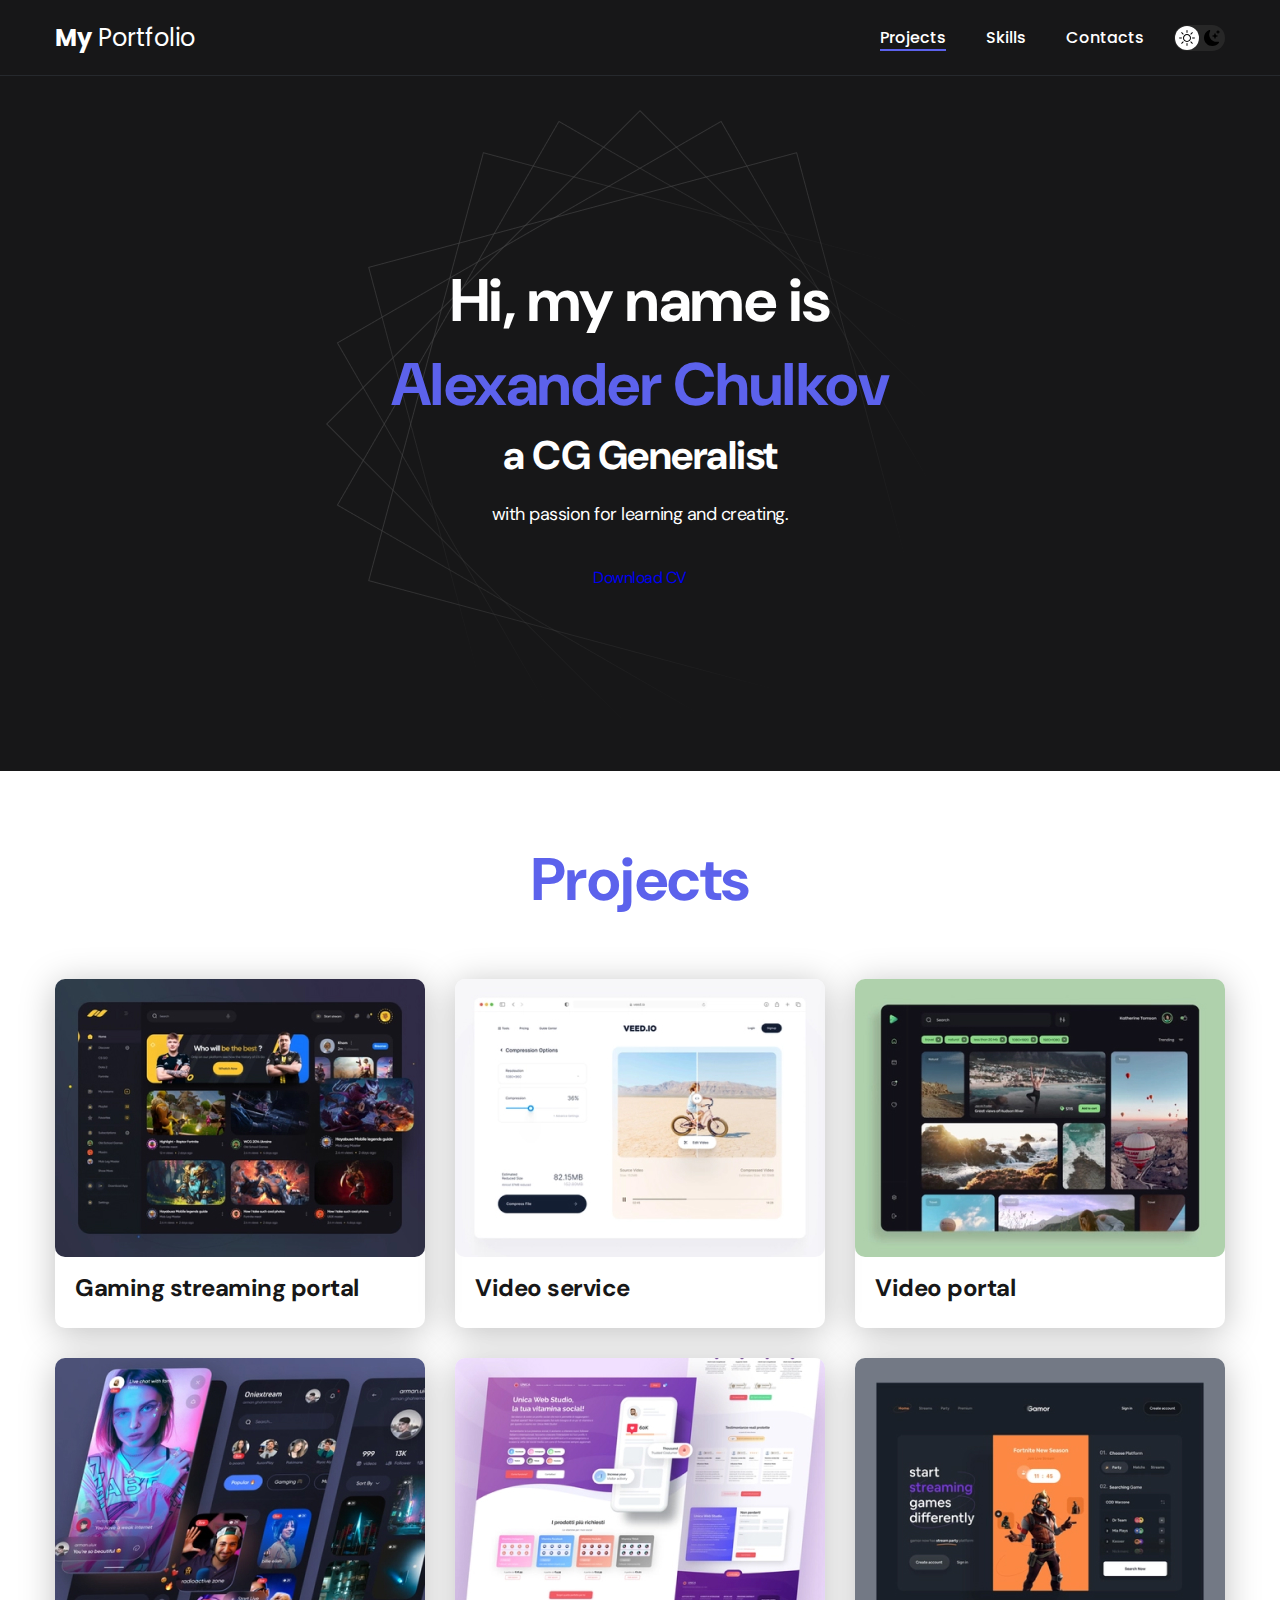
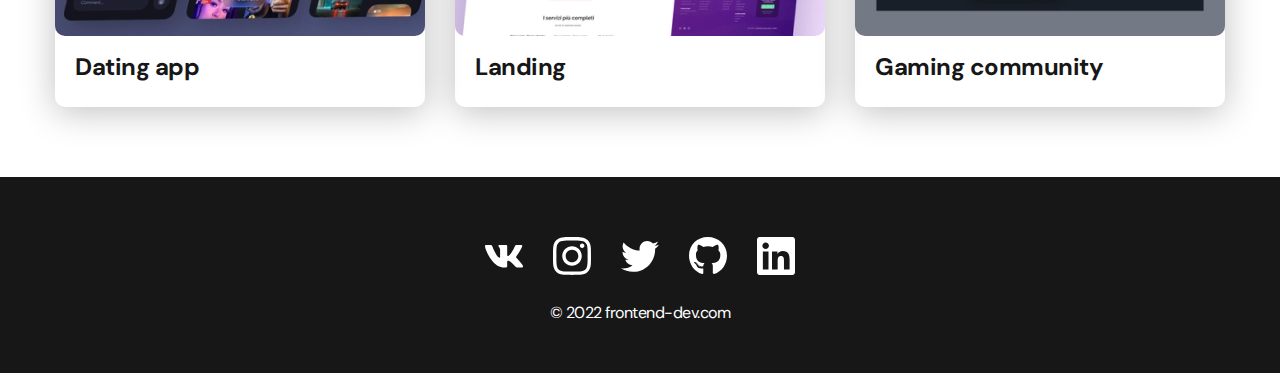
<file: index.html>
<!DOCTYPE html>
<html lang="en">

<head>
    <meta charset="UTF-8">
    <meta name="viewport" content="width=device-width, initial-scale=1.0">
    <title>Portfolio</title>
    <link rel="stylesheet" href="./css/main.css">
</head>

<body>
    <nav class="nav">
        <div class="container">
            <div class="nav-row">
                <a href="./index.html" class="logo"><strong>My</strong> Portfolio</a>

                <button class="dark-mode-btn">
                    <img src="./img/icons/sun.svg" alt="Light mode" class="dark-mode-btn__icon">
                    <img src="./img/icons/moon.svg" alt="Dark mode" class="dark-mode-btn__icon">

                </button>


                <ul class="nav-list">
                    <li class="nav-list__item"><a href="./index.html"
                            class="nav-list__link nav-list__link--active">Projects</a></li>
                    <li class="nav-list__item"><a href="./skills.html" class="nav-list__link">Skills</a></li>
                    <li class="nav-list__item"><a href="./contacts.html" class="nav-list__link">Contacts</a></li>
                </ul>



            </div>
        </div>

    </nav>
    <header class="header">
        
            <div class="header__wrapper">
                <h1 class="header__title">
                    <strong>Hi, my name is <em>Alexander Chulkov</em></strong> <br>
                     a CG Generalist
                </h1>
                <div class="header__text">
                    <p>with passion for learning and creating.</p>
                </div>
                <a href="#!" class="btn">Download CV</a>
            </div>
    </header>

    <main class="section">
        <div class="container">
            <h2 class="title-1"> Projects </h2>
                <ul class="projects">
                    <li class="project"><a href="../project-page.html">
                        <img src="/img/projects/01.jpg" alt="" class="project__img">
                        <h3 class="project__title">Gaming streaming portal</h3></a>
                    </li>

                    <li class="project"><a href="../project-page.html">
                        <img src="/img/projects/02.jpg" alt="" class="project__img">
                        <h3 class="project__title">Video service</h3></a>
                    </li>

                    <li class="project"><a href="/project-page.html">
                        <img src="/img/projects/03.jpg" alt="" class="project__img">
                        <h3 class="project__title">Video portal</h3></a>
                    </li>

                    <li class="project"><a href="/project-page.html">
                        <img src="/img/projects/04.jpg" alt="" class="project__img">
                        <h3 class="project__title">Dating app</h3></a>
                    </li>

                    <li class="project"><a href="/project-page.html">
                        <img src="/img/projects/05.jpg" alt="" class="project__img">
                        <h3 class="project__title">Landing</h3></a>
                    </li>

                    <li class="project"><a href="/project-page.html">
                        <img src="/img/projects/06.jpg" alt="" class="project__img">
                        <h3 class="project__title">Gaming community</h3></a>
                    </li>

                </ul>
           
        </div>
    </main>

    <footer class="footer">
        <div class="container">
            <div class="footer__wrapper">
            <ul class="social">
                <li class="social__item">
                    <a href="#!"><img src="/img/icons/vk.svg" alt=""></a>
                </li>

                <li class="social__item">
                    <a href="#!"><img src="/img/icons/instagram.svg" alt=""></a>
                </li>

                <li class="social__item">
                    <a href="#!"><img src="../img/icons/twitter.svg" alt=""></a>
                </li>

                <li class="social__item">
                    <a href="#!"><img src="../img/icons/gitHub.svg" alt=""></a>
                </li>

                <li class="social__item">
                    <a href="#!"><img src="../img/icons/linkedIn.svg" alt=""></a>
                </li>

            </ul>
          
            <div class="copyright">
                <p>© 2022 frontend-dev.com</p>
            </div>
        </div>

        </div>
    </footer>
    <script src="../js/main.js"></script>

</body>

</html>
</file>
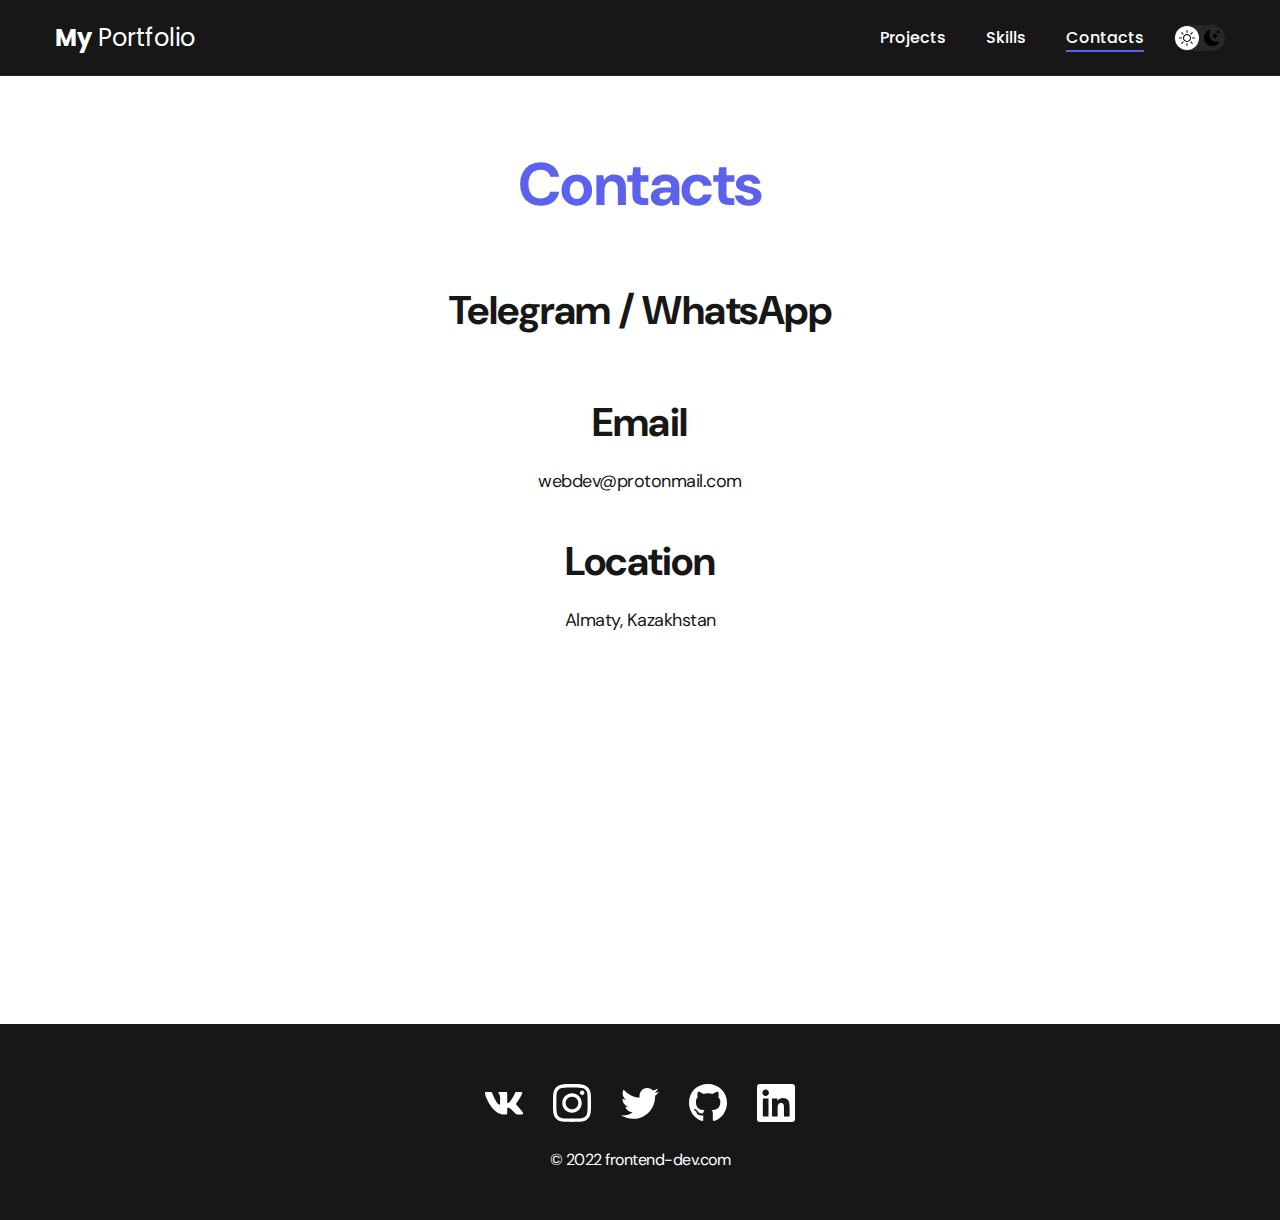
<file: contacts.html>
<!DOCTYPE html>
<html lang="en">

<head>
    <meta charset="UTF-8">
    <meta name="viewport" content="width=device-width, initial-scale=1.0">
    <title>Portfolio</title>
    <link rel="stylesheet" href="./css/main.css">
</head>

<body>
    <nav class="nav">
        <div class="container">
            <div class="nav-row">
                <a href="./index.html" class="logo"><strong>My</strong> Portfolio</a>

                <button class="dark-mode-btn">
                    <img src="/img/icons/sun.svg" alt="Light mode" class="dark-mode-btn__icon">
                    <img src="/img/icons/moon.svg" alt="Dark mode" class="dark-mode-btn__icon">

                </button>

                <ul class="nav-list">
                    <li class="nav-list__item"><a href="./index.html"
                            class="nav-list__link ">Projects</a></li>
                    <li class="nav-list__item "><a href="./skills.html" class="nav-list__link">Skills</a></li>
                    <li class="nav-list__item nav-list__link--active"><a href="./contacts.html" class="nav-list__link">Contacts</a></li>
                </ul>



            </div>
        </div>

    </nav>
    <!-- <header class="header">
        
            <div class="header__wrapper">
                <h1 class="header__title">
                    <strong>Hi, my name is <em>Alex</em></strong> <br>
                     a CG Generalist
                </h1>
                <div class="header__text">
                    <p>with passion for learning and creating.</p>
                </div>
                <a href="#!" class="btn">Download CV</a>
            </div>
    </header> -->

    <main class="section">
        <div class="container">
            <h1 class="title-1"> Contacts </h1>
            <ul class="content-list">
               
                <li class="content-list__item">
                    <h2 class="title-2">
                        <a href="https://t.me/AlCh_fm" target="_blank"">Telegram</a> / 
                        <a href="https://wa.me/+77052040250" target="_blank"">WhatsApp</a></h2>
                    <!-- <p><a href="https://wa.me/+77052040250" target="_blank"">Мой WhatsApp</a></p>
                    <p><a href="https://t.me/AlCh_fm"> Мой Telegram</a></p> -->
                </li>
                <li class="content-list__item">
                    <h2 class="title-2">Email</h2>
                    <p><a href="mailto:webdev@protonmail.com">webdev@protonmail.com</a></p>

                </li>

                <li class="content-list__item">
                    <h2 class="title-2">Location</h2>
                    
                    <p>Almaty, Kazakhstan</p>
                    <iframe class="iframe__map" src="https://www.google.com/maps/embed?pb=!1m18!1m12!1m3!1d186085.0994370431!2d76.9525157!3d43.2183046!2m3!1f0!2f0!3f0!3m2!1i1024!2i768!4f13.1!3m3!1m2!1s0x38836e7d16c5cbab%3A0x3d44668fad986d76!2z0JDQu9C80LDRgtGL!5e0!3m2!1sru!2skz!4v1708495559367!5m2!1sru!2skz" width="600" height="450" style="border:0;" allowfullscreen="" loading="lazy" referrerpolicy="no-referrer-when-downgrade"></iframe>
                </li>

            </ul>





        </div>
    </main>

    <footer class="footer">
        <div class="container">
            <div class="footer__wrapper">
                <ul class="social">
                    <li class="social__item">
                        <a href="#!"><img src="/img/icons/vk.svg" alt=""></a>
                    </li>

                    <li class="social__item">
                        <a href="#!"><img src="/img/icons/instagram.svg" alt=""></a>
                    </li>

                    <li class="social__item">
                        <a href="#!"><img src="/img/icons/twitter.svg" alt=""></a>
                    </li>

                    <li class="social__item">
                        <a href="#!"><img src="/img/icons/gitHub.svg" alt=""></a>
                    </li>

                    <li class="social__item">
                        <a href="#!"><img src="/img/icons/linkedIn.svg" alt=""></a>
                    </li>

                </ul>

                <div class="copyright">
                    <p>© 2022 frontend-dev.com</p>
                </div>
            </div>

        </div>
    </footer>

</body>
<script src="/js/main.js"></script>
<script>
    (g=>{var h,a,k,p="The Google Maps JavaScript API",c="google",l="importLibrary",q="__ib__",m=document,b=window;b=b[c]||(b[c]={});var d=b.maps||(b.maps={}),r=new Set,e=new URLSearchParams,u=()=>h||(h=new Promise(async(f,n)=>{await (a=m.createElement("script"));e.set("libraries",[...r]+"");for(k in g)e.set(k.replace(/[A-Z]/g,t=>"_"+t[0].toLowerCase()),g[k]);e.set("callback",c+".maps."+q);a.src=`https://maps.${c}apis.com/maps/api/js?`+e;d[q]=f;a.onerror=()=>h=n(Error(p+" could not load."));a.nonce=m.querySelector("script[nonce]")?.nonce||"";m.head.append(a)}));d[l]?console.warn(p+" only loads once. Ignoring:",g):d[l]=(f,...n)=>r.add(f)&&u().then(()=>d[l](f,...n))})({
      key: "YOUR_API_KEY_HERE",
      // Add other bootstrap parameters as needed, using camel case.
      // Use the 'v' parameter to indicate the version to load (alpha, beta, weekly, etc.)
    });
  </script>

</html>
</file>
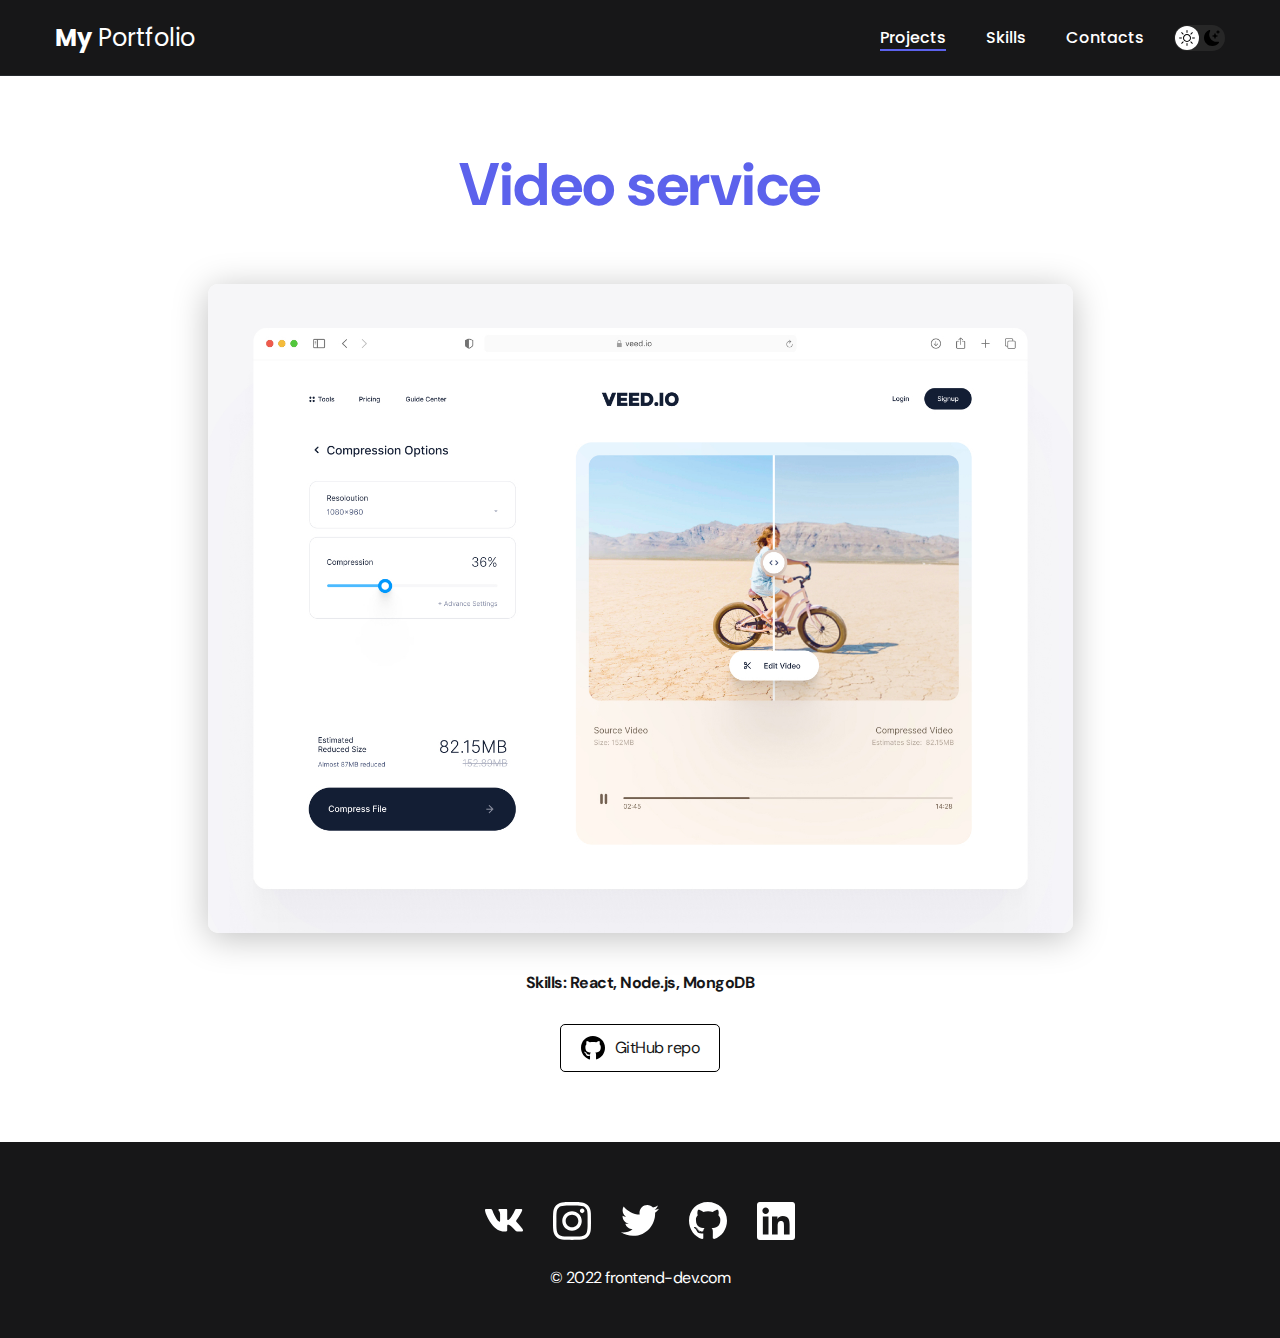
<file: project-page.html>
<!DOCTYPE html>
<html lang="en">

<head>
    <meta charset="UTF-8">
    <meta name="viewport" content="width=device-width, initial-scale=1.0">
    <title>Portfolio</title>
    <link rel="stylesheet" href="./css/main.css">
</head>

<body>
    <nav class="nav">
        <div class="container">
            <div class="nav-row">
                <a href="./index.html" class="logo"><strong>My</strong> Portfolio</a>

                <button class="dark-mode-btn">
                    <img src="/img/icons/sun.svg" alt="Light mode" class="dark-mode-btn__icon">
                    <img src="/img/icons/moon.svg" alt="Dark mode" class="dark-mode-btn__icon">

                </button>

                <ul class="nav-list">
                    <li class="nav-list__item"><a href="./index.html"
                            class="nav-list__link nav-list__link--active">Projects</a></li>
                    <li class="nav-list__item"><a href="./skills.html" class="nav-list__link">Skills</a></li>
                    <li class="nav-list__item"><a href="./contacts.html" class="nav-list__link">Contacts</a></li>
                </ul>



            </div>
        </div>

    </nav>
    <!-- <header class="header">
        
            <div class="header__wrapper">
                <h1 class="header__title">
                    <strong>Hi, my name is <em>Alex</em></strong> <br>
                     a CG Generalist
                </h1>
                <div class="header__text">
                    <p>with passion for learning and creating.</p>
                </div>
                <a href="#!" class="btn">Download CV</a>
            </div>
    </header> -->

    <main class="section">
        <div class="container">

            <div class="project-details">
                <h1 class="title-1"> Video service </h1>
               
                <img src="/img/02-big.jpg" alt="" class="project-details__cover">

                <div class="project-details__desc">
                  <p>Skills: React, Node.js, MongoDB</p>
                </div>
                <a href="#!" class="btn-outline">
                    <img src="/img/icons/gitHub-black.svg" alt="">
                    GitHub repo
                </a>

            </div>
            <!-- <ul class="projects">
                    <li class="project"><a href="/project-page.html">
                        <img src="/img/projects/01.jpg" alt="" class="project__img">
                        <h3 class="project__title">Gaming streaming portal</h3></a>
                    </li>

                    <li class="project"><a href="/project-page.html">
                        <img src="/img/projects/02.jpg" alt="" class="project__img">
                        <h3 class="project__title">Video service</h3></a>
                    </li>

                    <li class="project"><a href="/project-page.html">
                        <img src="/img/projects/03.jpg" alt="" class="project__img">
                        <h3 class="project__title">Video portal</h3></a>
                    </li>

                    <li class="project"><a href="/project-page.html">
                        <img src="/img/projects/04.jpg" alt="" class="project__img">
                        <h3 class="project__title">Dating app</h3></a>
                    </li>

                    <li class="project"><a href="/project-page.html">
                        <img src="/img/projects/05.jpg" alt="" class="project__img">
                        <h3 class="project__title">Landing</h3></a>
                    </li>

                    <li class="project"><a href="/project-page.html">
                        <img src="/img/projects/06.jpg" alt="" class="project__img">
                        <h3 class="project__title">Gaming community</h3></a>
                    </li>

                </ul> -->

        </div>
    </main>

    <footer class="footer">
        <div class="container">
            <div class="footer__wrapper">
                <ul class="social">
                    <li class="social__item">
                        <a href="#!"><img src="/img/icons/vk.svg" alt=""></a>
                    </li>

                    <li class="social__item">
                        <a href="#!"><img src="/img/icons/instagram.svg" alt=""></a>
                    </li>

                    <li class="social__item">
                        <a href="#!"><img src="/img/icons/twitter.svg" alt=""></a>
                    </li>

                    <li class="social__item">
                        <a href="#!"><img src="/img/icons/gitHub.svg" alt=""></a>
                    </li>

                    <li class="social__item">
                        <a href="#!"><img src="/img/icons/linkedIn.svg" alt=""></a>
                    </li>

                </ul>

                <div class="copyright">
                    <p>© 2022 frontend-dev.com</p>
                </div>
            </div>

        </div>
    </footer>
    <script src="/js/main.js"></script>
</body>

</html>
</file>
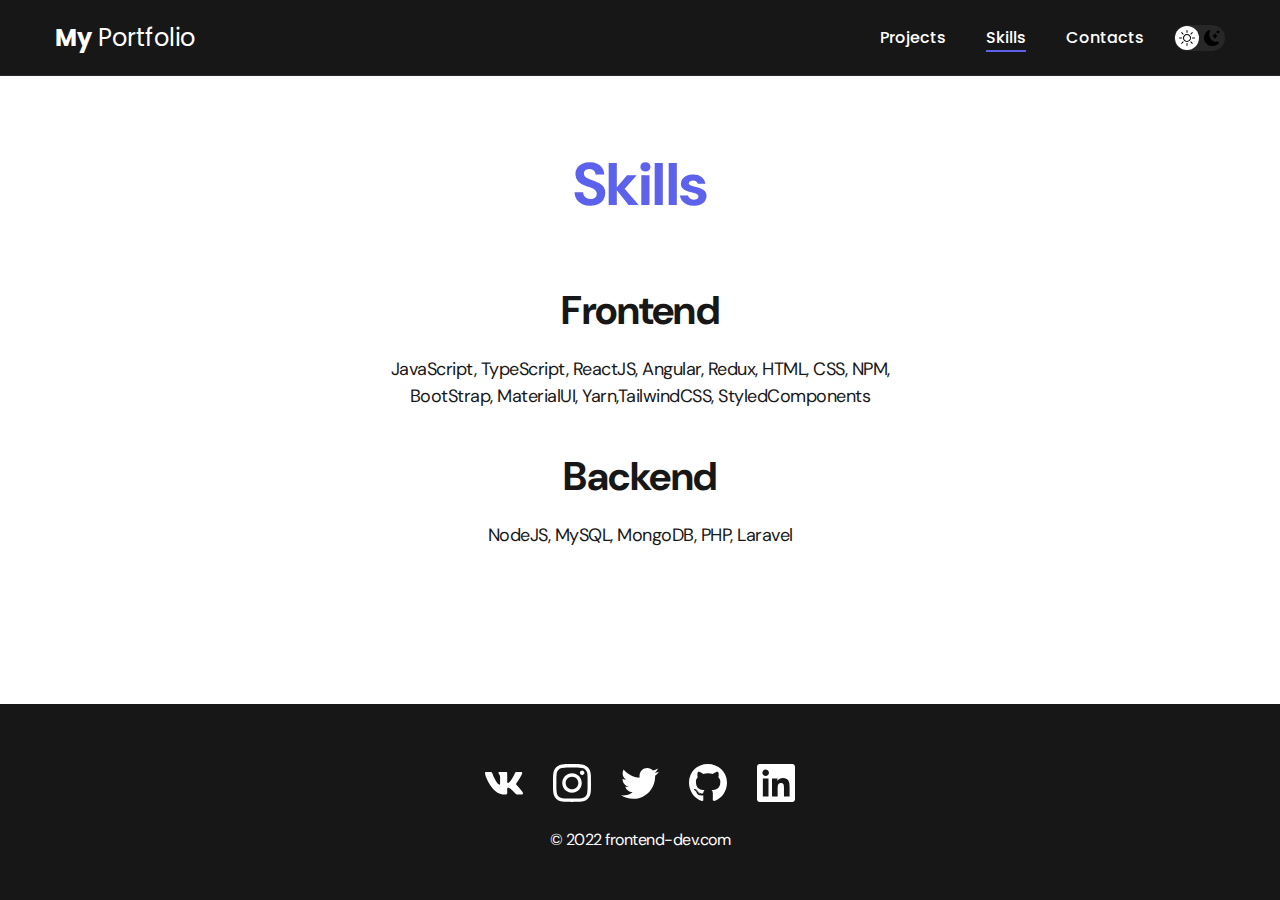
<file: skills.html>
<!DOCTYPE html>
<html lang="en">

<head>
    <meta charset="UTF-8">
    <meta name="viewport" content="width=device-width, initial-scale=1.0">
    <title>Portfolio</title>
    <link rel="stylesheet" href="./css/main.css">
</head>

<body>
    <nav class="nav">
        <div class="container">
            <div class="nav-row">
                <a href="./index.html" class="logo"><strong>My</strong> Portfolio</a>

                <button class="dark-mode-btn">
                    <img src="/img/icons/sun.svg" alt="Light mode" class="dark-mode-btn__icon">
                    <img src="/img/icons/moon.svg" alt="Dark mode" class="dark-mode-btn__icon">

                </button>

                <ul class="nav-list">
                    <li class="nav-list__item"><a href="./index.html"
                            class="nav-list__link ">Projects</a></li>
                    <li class="nav-list__item nav-list__link--active"><a href="./skills.html" class="nav-list__link">Skills</a></li>
                    <li class="nav-list__item"><a href="./contacts.html" class="nav-list__link">Contacts</a></li>
                </ul>



            </div>
        </div>

    </nav>
    <!-- <header class="header">
        
            <div class="header__wrapper">
                <h1 class="header__title">
                    <strong>Hi, my name is <em>Alex</em></strong> <br>
                     a CG Generalist
                </h1>
                <div class="header__text">
                    <p>with passion for learning and creating.</p>
                </div>
                <a href="#!" class="btn">Download CV</a>
            </div>
    </header> -->

    <main class="section">
        <div class="container">
            <h1 class="title-1"> Skills </h1>
            <ul class="content-list">
                <li class="content-list__item">
                    <h2 class="title-2">Frontend</h2>
                    <p>JavaScript, TypeScript, ReactJS, Angular, Redux, HTML, CSS, NPM, BootStrap, MaterialUI,
                        Yarn,TailwindCSS, StyledComponents</p>
                </li>
                <li class="content-list__item">
                    <h2 class="title-2">Backend</h2>
                    <p>NodeJS, MySQL, MongoDB, PHP, Laravel</p>

                </li>
            </ul>






        </div>
    </main>

    <footer class="footer">
        <div class="container">
            <div class="footer__wrapper">
                <ul class="social">
                    <li class="social__item">
                        <a href="#!"><img src="/img/icons/vk.svg" alt=""></a>
                    </li>

                    <li class="social__item">
                        <a href="#!"><img src="/img/icons/instagram.svg" alt=""></a>
                    </li>

                    <li class="social__item">
                        <a href="#!"><img src="/img/icons/twitter.svg" alt=""></a>
                    </li>

                    <li class="social__item">
                        <a href="#!"><img src="/img/icons/gitHub.svg" alt=""></a>
                    </li>

                    <li class="social__item">
                        <a href="#!"><img src="/img/icons/linkedIn.svg" alt=""></a>
                    </li>

                </ul>

                <div class="copyright">
                    <p>© 2022 frontend-dev.com</p>
                </div>
            </div>

        </div>
    </footer>
    <script src="/js/main.js"></script>
</body>

</html>
</file>
<file: css/main.css>
@import "./reset.css";
@import url('https://fonts.googleapis.com/css2?family=DM+Sans:opsz,wght@9..40,400;9..40,500;9..40,700&family=Poppins:wght@400;500;700&display=swap');

/* 
font-family: 'DM Sans', sans-serif;
font-family: 'Poppins', sans-serif;
*/
/* *{
    border: 1px solid red;
} */

:root{
--black:#171718;
--black-border:#26292D;
--white:#fff;
--purple:#5C62EC;

--text-color: var(--black);

--dark-bg: var(--black);
--dark-border: var(--black-border);
--header-text:var(--white);
--accent:var(--purple);



/* Light mode*/
 
--page-bg: var(--white)
--text-color: var(--black);

--title-1:var(--accent);


--project-card-bg:var(--white);
--project-card-text:var(--black);

--card-shadow:0px 5px 35px rgba(0, 0, 0, 0.25);



}

.dark{
    /* Dark mode */
 --page-bg:#252526;
 --text-color:var(--white);

 --title-1:var(--white);
 --title-2:var(--white);

 --project-card-bg:var(--black);
--project-card-text:var(--white);

--card-shadow:0px 5px 35px rgba(0, 0, 0, 0.8);
}
 

/* General */


html,body{
    display: flex;
    flex-direction: column;
    min-height: 100vh;

    font-family: 'DM Sans', sans-serif;
    letter-spacing: -0.5px;
    
    
/* Light mode */
    background-color: var(--page-bg) ;
    color: var(--text-color);
}



.container{
    margin: 0 auto;
    padding: 0 15px;
    max-width: 1200px;
}

.none{
    display: none !important;
}

.section{
padding: 70px 0;

}

.title-1{
margin-bottom: 60px;
font-size: 60px;
font-weight: 700;
line-height: 1.3;
color: var(--title-1);
text-align: center;

}


.title-2 {
    font-size: 40px;
    line-height: 1.3;
    font-weight: 700;
    
    margin-bottom: 20px;
    }

/* NAV NAVIGATION NAV */
.nav{
    padding: 20px 0;
    border-bottom: 1px solid var(--dark-border) ;
    background-color:var(--dark-bg);
    color:var(--header-text);
    letter-spacing: normal;
}

.nav-row{
    display: flex;
    justify-content: space-between;
    align-items: center;
    column-gap: 30px;
    row-gap: 20px;
    flex-wrap: wrap;
}

.logo{
    color: var(--header-text);
    font-size: 24px;
    font-family: 'Poppins', sans-serif;
    margin-right: auto;

}

.logo strong{
    font-weight: 700;
}

.nav-list{
display: flex;
flex-wrap: wrap;
align-items: center;
column-gap:40px;
font-size: 16px;
font-weight: 500;
font-family: 'Poppins', sans-serif;
row-gap: 20px;



}

.nav-row{
display: flex;
justify-content: flex-end;
align-items: center;
column-gap: 30px;
row-gap: 20px;
flex-wrap: wrap;
}

/* .nav-list__item{


} */

.nav-list__link{
    color: var(--header-text);
    transform: opacity 0.2s ease-in;
}

.nav-list__link--active {
position: relative;

}

.nav-list__link:hover{
opacity: 0.8;

}

.nav-list__link--active::before{
content: "";
display: block;
height: 2px;
width: 100%;
background-color: var(--accent) ;
position: absolute;
left: 0;
top: 100%;

}

/* Dark mode btn */

.dark-mode-btn {
    order: 9;
    position: relative;
    display: flex;
    justify-content: space-between;

    width: 51px;
    height: 26px;
    border-radius: 50px;
    padding: 5px;
    background-color: #272727;
    
}

.dark-mode-btn::before{
    position: absolute;
    top: 1px;
    left: 1px;
    content: "";
    display: block;
    width: 24px;
    height: 24px;
    border-radius: 50%;
    background-color: var(--white);

    transition: left 0.2s ease-in ;
} 

.dark-mode-btn--active::before{
  left: 26px;
           
}

.dark-mode-btn__icon {
    position: relative;
    z-index: 9;
}

/* Header */

.header{
    padding: 40px 0;
background-color: var(--dark-bg);
color: var(--header-text);
min-height: 695px;
display: flex;

background-image: url(/img/header-bg.png);
background-repeat: no-repeat;
background-size: auto;
background-position: center center;

justify-content: center;
align-items: center;
text-align: center;


}

.header__title strong {
font-size: 60px;
font-weight: 700;
}

.header__title em{
    font-style: normal;
    color: var(--accent);
}

.header__wrapper{
    padding: 0 15px;
    max-width: 660px;
}

.header__title{
margin-bottom: 20px;
font-size: 40px;
font-weight: 700;
line-height: 1.4;
}

.header__text{
margin-bottom: 40px;
font-size: 18px;
line-height: 1.3;

}

.header__text p + p {
margin-top: 1em;
}


/
/* BTN */

.btn {
    display: inline-block;
    height: 48px;
    padding: 12px 28px;

    border-radius: 5px;
    background-color: var(--accent);
    color: var(--white);
    letter-spacing: 0.15px;
    font-size: 16px;
    font-weight: 500;
    transition: opacity 0.2s ease-in ;
}

.btn:hover{
    opacity: 0.8;
}

.btn:active{
   position:relative;
   top: 1px; 
}

/* BTN-OUTLINE */

.btn-outline{
    height: 48px;
    border-radius: 5px;
    padding: 12px 20px;

    border: 1px solid black;
    color: var(--black);
    background-color:var(--white) ;
    
    display: flex;
    column-gap: 10px;
    align-items: center;
    transition: opacity 0.2s ease-in ;

}

.btn-outline:hover{
    opacity: 0.8;
}

.btn-outline:active{
   position:relative;
   top: 1px; 
}


/* Projects */

.projects{
display: flex;
flex-wrap: wrap;
column-gap: 30px;
row-gap: 30px;
justify-content: center;



}

.project{
max-width: 370px;
background-color: --project-card-bg;
box-shadow: var(--card-shadow);
border-radius: 10px;

}

.project__img{
border-radius: 10px;

}


.project__title{
padding: 15px 20px 25px;
font-size: 24px;
line-height: 1.3;
font-weight: 700;
color: var(--project-card-text);

}

/* Project details */

.project-details{
max-width: 865px;
margin: 0 auto;

display: flex;
flex-direction: column;
align-items: center;
text-align: center;
}

.project-details__cover{
    max-width: 100%;
    margin-bottom: 40px;

    
    box-shadow: 0px 5px 35px rgba(0, 0,0,0.25);
    border-radius: 10px;
}

.project-details__desc{
    margin-bottom: 30px;
    font-weight: 700;
    font-style: 24px;
    line-height: 1.3;
}

/* Footer */

.footer{
background-color: var(--dark-bg);
padding: 60px 0 50px;
color: var(--white);
margin-top: auto;

}

.footer__wrapper{
display: flex;
flex-direction: column;
align-items: center;
row-gap: 27px;

}


.social{
display: flex;
column-gap: 30px;
align-items: center;

}

.social__item{


}

.copyright{
font-size: 16px;

}

.copyright p + p {
    margin-top: 0.5em;
}


.project-details{

}


/* Skills */



.content-list {
margin: 0 auto;
max-width: 570px;
display: flex;
flex-direction: column;
align-items: center;
row-gap: 40px;
text-align: center;
}

.content-list a {
   color: var(--title-2) 
}

.content-list__item {
font-size: 18px;
line-height: 1.5;
text-decoration: none;


}



.content-list__item p + p {
    margin-top: 0.5em;
    
}

.iframe__map{
    display: flex;
    justify-content: center;
    margin-top: 20px;
    max-width: 500px;
    max-height: 300px;
    border-radius: 5px;
}

@media (max-width: 620px) {

    /* Header */

    .header{
        min-height: unset;
    }
    .header__title{
        font-size: 30px;
    }

    .header__title strong {
        font-size: 40px;
    }

    .section{
    padding: 40px 0;
}

/* Nav */

.nav-row{
    justify-content: space-between;

}

.dark-mode-btn{
    order: 0;
}


/* General */
.title-1{
    font-size: 30px;
    margin-bottom: 30px;
}

.title-2{
    font-size: 20px;
    margin-bottom: 30px;
}


/* Projects */
.projects{
    justify-content: center;
}

.project__title{
    font-size: 22px;
}

.footer{
    padding: 40px 0 30px;
}

.social__item{
    width: 28px;
}

.social{
    column-gap: 20px;
}

.footer__wrapper{
    row-gap: 20px;
}

.content-list {
    row-gap: 20px;
}

.content-list__item {
    font-size: 16px;      
    }

    .iframe__map{
        width: fit-content;
    }

    .project-details__desc{
        /* font-size: 20px; */
        margin-bottom: 20px;
    }
    

}
</file>
